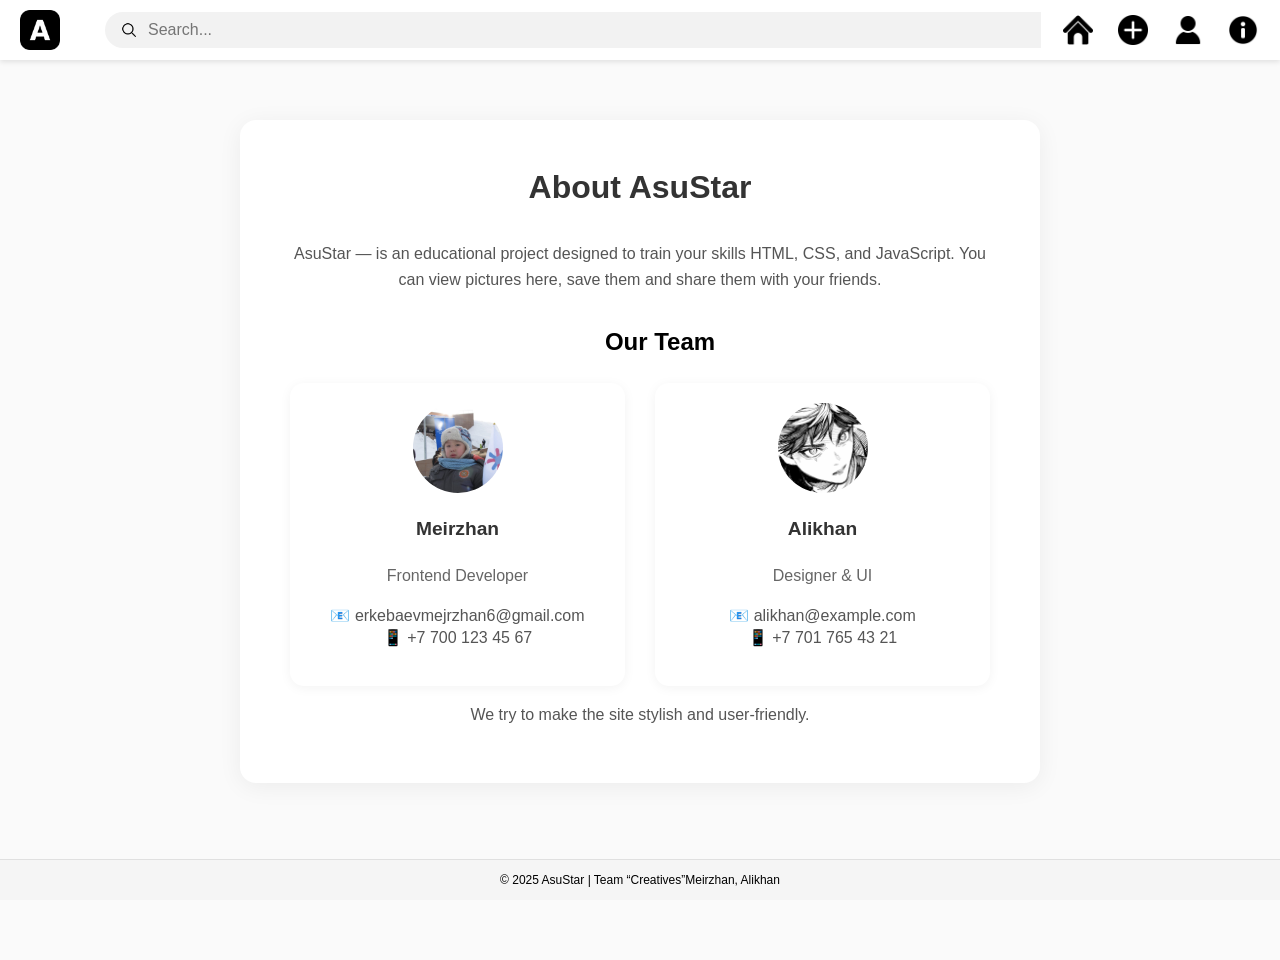
<file: about.html>
<!DOCTYPE html>
<html lang="en">
<head>
  <meta charset="UTF-8">
  <title>About – AsuStar</title>
  <link rel="stylesheet" href="style.css">
</head>
<body>

  <header>
    <div class="logo">
    <img src = "Logo.png" class = "logo" alt="logotype">
  </div>

  
  <div class="search-box">
    <img src="images/search.png" class="search-icon" alt="Search">
    <input type="" class="search-bar" placeholder="Search...">
  </header>


  
  <section class="about">
  <div class="about-card">
    <h1>About AsuStar</h1>
    <p class="about-text">
      AsuStar — is an educational project designed to train your skills
        HTML, CSS, and JavaScript. You can view pictures here, save them and share them with your friends. 
    </p>

    <h2>Our Team</h2>

    <div class="team">

      <div class="member">
        <img src="images/photo_5332569006474920951_y.jpg" alt="Meirzhan" class="member-photo">
        <h3>Meirzhan</h3>
        <p class="role">Frontend Developer</p>
        <p class="contact">📧 erkebaevmejrzhan6@gmail.com<br>📱 +7 700 123 45 67</p>
      </div>

      <div class="member">
        <img src="images/rugd.jpg" alt="Alikhan" class="member-photo">
        <h3>Alikhan</h3>
        <p class="role">Designer & UI</p>
        <p class="contact">📧 alikhan@example.com<br>📱 +7 701 765 43 21</p>
      </div>
    </div>

    <p class="about-text">
      We try to make the site stylish and user-friendly.
    </p>
  </div>
</section>

  <nav class="bottom-nav">
    <a href="index.html" class="nav-btn">
        <img src="images/Recommendation.png" class="nav-icon" alt="Home">
        <span class="tooltip">Recommendation</span>
    </a>
    <a href="upload.html" class="nav-btn">
        <img src="images/Add.png" class="nav-icon" alt="Add Photo">
        <span class="tooltip">Add photo</span>
    </a>
    <a href="profile.html" class="nav-btn">
        <img src="images/Profile.png" class="nav-icon" alt="Profile">
        <span class="tooltip">Profile</span>
    </a>
    <a href="about.html" class="nav-btn">
        <img src="images/Info.png" class="nav-icon" alt="About">
        <span class="tooltip">About</span>
    </a>
  </nav>

  
  <footer>
    <p>© 2025 AsuStar | Team “Creatives”</p>
    <p>Meirzhan, Alikhan</p>
  </footer>
</body>
</html>
</file>
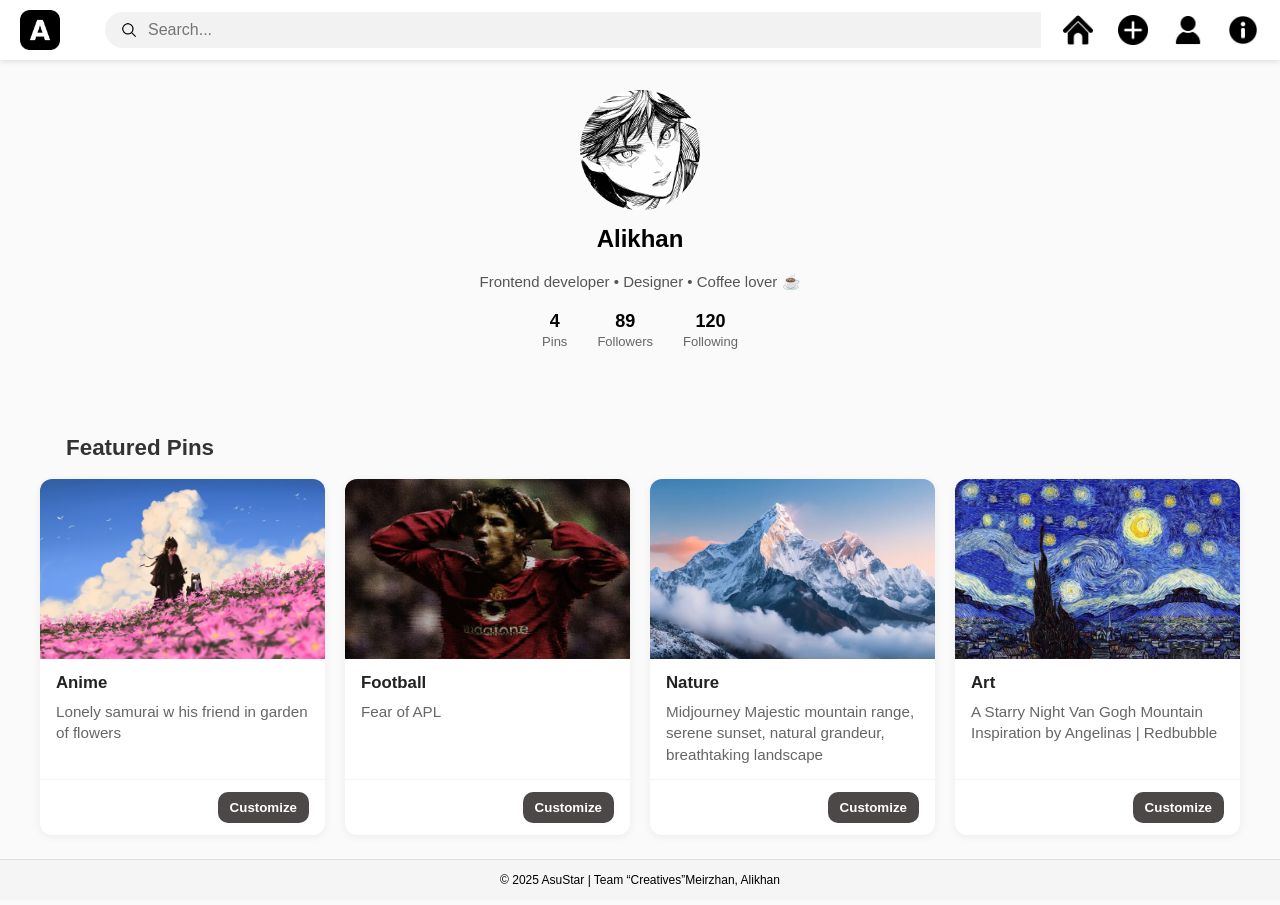
<file: profile.html>
<!DOCTYPE html>
<html lang="en">
<head>
  <meta charset="UTF-8">
  <title>Profile – AsuStar</title>
  <link rel="stylesheet" href="style.css">
</head>
<body>

  <header>
    <div class="logo">
    <img src = "Logo.png" class = "logo" alt="logotype">
  </div>

  
  <div class="search-box">
    <img src="images/search.png" class="search-icon" alt="Search">
    <input type="" class="search-bar" placeholder="Search...">
  </header>

  

  <section class="profile">
    <div class="profile-header">
      <img src="images/rugd.jpg" alt="User avatar" class="profile-avatar">
      <h1 class="profile-name">Alikhan</h1>
      <p class="profile-bio">Frontend developer • Designer • Coffee lover ☕</p>

      <div class="profile-stats">
        <div><strong>4</strong><span>Pins</span></div>
        <div><strong>89</strong><span>Followers</span></div>
        <div><strong>120</strong><span>Following</span></div>
      </div>
    </div>
  </section>



<section class="cards-section">
  <h2>Featured Pins</h2>
  <div class="cards-row">
    <article class="flex-card">
      <img class="flex-card__img" src="images/Anime.jpg" alt="Image 1">
      <div class="flex-card__body">
        <h3 class="flex-card__title">Anime</h3>
        <p class="flex-card__text">Lonely samurai w his friend in garden of flowers</p>
      </div>
      <div class="flex-card__footer">
        <button class="btn-primary">Customize</button>
      </div>
    </article>

    <article class="flex-card">
      <img class="flex-card__img" src="images/Ronaldo 2008🚀🐐.jpg" alt="Image 2">
      <div class="flex-card__body">
        <h3 class="flex-card__title">Football</h3>
        <p class="flex-card__text">Fear of APL</p>
      </div>
      <div class="flex-card__footer">
        <button class="btn-primary">Customize</button>
      </div>
    </article>

    <article class="flex-card">
      <img class="flex-card__img" src="images/Nature.jpg" alt="Image 3">
      <div class="flex-card__body">
        <h3 class="flex-card__title">Nature</h3>
        <p class="flex-card__text">Midjourney  Majestic mountain range, serene sunset, natural grandeur, breathtaking landscape</p>
      </div>
      <div class="flex-card__footer">
        <button class="btn-primary">Customize</button>
      </div>
    </article>
    <article class="flex-card">
      <img class="flex-card__img" src="images/ARt.jpg" alt="Image 1">
      <div class="flex-card__body">
        <h3 class="flex-card__title">Art</h3>
        <p class="flex-card__text">A Starry Night Van Gogh Mountain Inspiration by Angelinas | Redbubble</p>
      </div>
      <div class="flex-card__footer">
        <button class="btn-primary">Customize</button>
      </div>
    </article>
  </div>
  </section>
  
</div>

<div class="gallery" id="gallery"></div>
  
  <nav class="bottom-nav">
    <a href="index.html" class="nav-btn">
        <img src="images/Recommendation.png" class="nav-icon" alt="Home">
        <span class="tooltip">Recommendation</span>
    </a>
    <a href="upload.html" class="nav-btn">
        <img src="images/Add.png" class="nav-icon" alt="Add Photo">
        <span class="tooltip">Add photo</span>
    </a>
    <a href="profile.html" class="nav-btn">
        <img src="images/Profile.png" class="nav-icon" alt="Profile">
        <span class="tooltip">Profile</span>
    </a>
    <a href="about.html" class="nav-btn">
        <img src="images/Info.png" class="nav-icon" alt="About">
        <span class="tooltip">About</span>
    </a>
  </nav>

  <script src="script.js"></script>
   <footer>
  <p>© 2025 AsuStar | Team “Creatives”</p>
  <p>Meirzhan, Alikhan </p>
</footer>

</body>

</html>
</file>
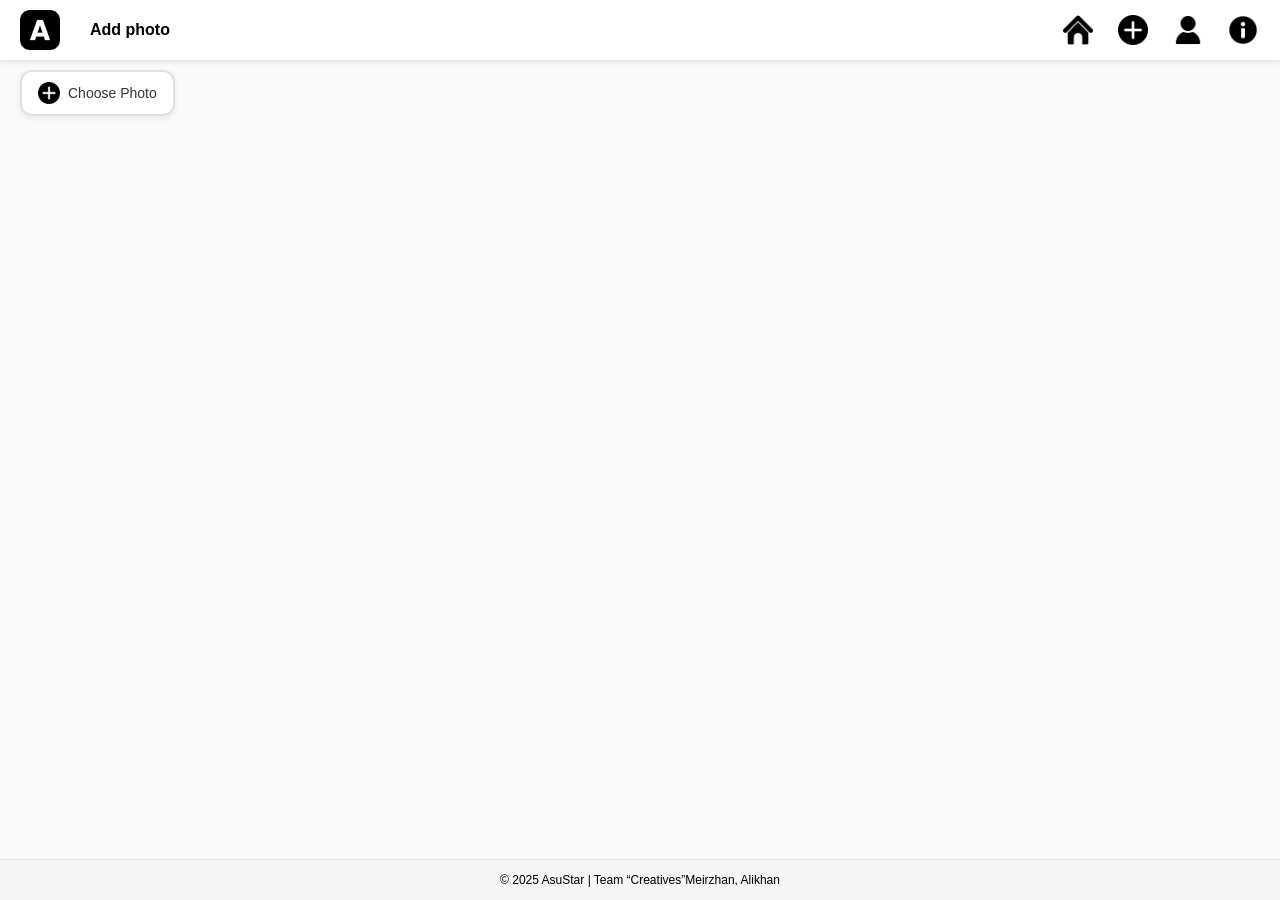
<file: upload.html>
<!DOCTYPE html>
<html lang="en">
<head>
  <meta charset="UTF-8">
  <title>Upload Photo – AsuStar</title>
  <link rel="stylesheet" href="style.css">
</head>
<body>

<header>
  <div class="logo">
    <img src="Logo.png" alt="logotype">
  </div>
  <div class="addphoto">
    <h3>Add photo</h3>
  </div>
</header>


  <main class="upload-container">
    <label for="file-upload" class="upload-btn">
      <img src="images/Add.png" alt="Add Photo Icon">
      <span>Choose Photo</span>
    </label>
    <input id="file-upload" type="file" accept="image/*" style="display: none;">

    <div id="preview"></div>
  </main>

  <nav class="bottom-nav">
    <a href="index.html" class="nav-btn">
        <img src="images/Recommendation.png" class="nav-icon" alt="Home">
        <span class="tooltip">Recommendation</span>
    </a>
    <a href="upload.html" class="nav-btn">
        <img src="images/Add.png" class="nav-icon" alt="Add Photo">
        <span class="tooltip">Add photo</span>
    </a>
    <a href="profile.html" class="nav-btn">
        <img src="images/Profile.png" class="nav-icon" alt="Profile">
        <span class="tooltip">Profile</span>
    </a>
    <a href="about.html" class="nav-btn">
        <img src="images/Info.png" class="nav-icon" alt="About">
        <span class="tooltip">About</span>
    </a>
  </nav>

  <footer>
    <p>© 2025 AsuStar | Team “Creatives”</p>
    <p>Meirzhan, Alikhan</p>
  </footer>

  <script>
    const fileInput = document.getElementById("file-upload");
    const preview = document.getElementById("preview");

    fileInput.addEventListener("change", () => {
      preview.innerHTML = ""; 
      const file = fileInput.files[0];
      if (file) {
        const img = document.createElement("img");
        img.src = URL.createObjectURL(file);
        img.style.maxWidth = "300px";
        img.style.borderRadius = "10px";
        img.style.marginTop = "15px";
        preview.appendChild(img);
      }
    });
  </script>

</body>
</html>
</file>
<file: style.css>
.sidebar {
  position: fixed;
  top: 0;
  left: -150px;
  width: 150px;
  height: 100%;
  background: #f0f0f0;
  padding: 20px;
  padding-top: 80px;
  border-right: 1px solid #ddd;
  transition: left 0.3s ease;
  z-index: 1000;
  display: flex;
  flex-direction: column;
  justify-content: flex-start;
}

.sidebar ul {
  list-style: none;
  padding: 0;
  margin: 0;
}

.sidebar li {
  margin: 15px 0;
  margin-bottom: 10px;
}

.sidebar a {
  display: flex;
  align-items: center;
  gap: 10px;
  text-decoration: none;
  color: #333;
  font-weight: 500;
  transition: color 0.2s ease;
}

.sidebar a:hover {
  color: #781ac0;
}

.toggle-btn {
  position: fixed;
  top: 50%;
  left: 0;
  transform: translateY(-50%);
  background: #575555;
  border-radius: 0 50% 50% 0;
  width: 30px;
  height: 30px;
  color: white;
  font-size: 18px;
  display: flex;
  align-items: center;
  justify-content: center;
  cursor: pointer;
  z-index: 1001;
  transition: left 0.3s ease;
}

.toggle-btn::after {
  content: "❯";
  font-size: 18px;
}

#sidebar-toggle:checked + .sidebar {
  left: 0;
}

#sidebar-toggle:checked ~ .toggle-btn::after {
  content: "❮";
}

.main {
  transition: margin-left 0.3s ease;
  margin-left: -100px;
  grid-area: main;
  padding: 20px;
  background: #fff;
}

#sidebar-toggle:checked ~ .main {
  margin-left: 50px;
}

body {
  margin: 0;
  font-family: "Inter", "Helvetica Neue", Arial, sans-serif;
  background: #fafafa;
}

.bottom-nav {
  position: fixed;
  top: 0;
  right: 0;
  height: 60px;
  width: auto;
  display: flex;
  flex-direction: row;
  align-items: center;
  gap: 15px;
  padding: 0 17px;
  background: white;
  z-index: 1018888;
}

.bottom-nav a.nav-btn {
  position: relative;
  display: flex;
  align-items: center;
  justify-content: center;
  width: 40px;
  height: 40px;
  text-decoration: none;
  border-radius: 12px;
  transition: 0.3s;
  z-index: 18888;
}

.tooltip {
  position: absolute;
  bottom: -40px;
  left: 50%;
  transform: translateX(-50%);
  background: black;
  color: white;
  font-size: 12px;
  padding: 4px 8px;
  border-radius: 5px;
  white-space: nowrap;
  opacity: 0;
  pointer-events: none;
  transition: opacity 0.2s ease-in-out;
}

.nav-btn:hover .tooltip {
  opacity: 1;
}

.grid-layout {
  display: grid;
  grid-template-areas:
    "header header"
    "sidebar main"
    "footer footer";
  grid-template-columns: 150px 1fr;
  grid-template-rows: auto 1fr auto;
  min-height: 100vh;
}

.bottom-nav a.nav-btn:hover {
  background: rgba(0, 0, 0, 0.1);
}

.sidebar .icon {
  width: 30px;
  height: 30px;
  object-fit: contain;
}

.nav-icon {
  width: 30px;
  height: 30px;
  object-fit: contain;
}

header {
  position: sticky;
  top: 0;
  background: white;
  padding: 10px 20px;
  box-shadow: 0 2px 5px rgba(0, 0, 0, 0.1);
  grid-area: header;
  display: flex;
  align-items: center;
  justify-content: flex-start;
  gap: 15px;
  z-index: 14444;
}

.logo {
  width: 40px;
  height: 40px;
  margin-right: 15px;
}

.logo img {
  width: 100%;
  height: 100%;
  object-fit: contain;
}

.addphoto h3 {
  margin: 0;
  font-size: 16px;
  font-weight: 600;
}

.search-box {
  flex: 1;
  max-width: 1100px;
  margin-left: 15px;
  margin-right: 25px;
  display: flex;
  align-items: center;
  background: #f2f2f2;
  border-radius: 25px;
  padding: 8px 15px;
}

.search-icon {
  width: 18px;
  height: 18px;
  margin-right: 8px;
  object-fit: contain;
}

.search-bar {
  width: 100%;
  border: none;
  background: transparent;
  font-size: 16px;
  outline: none;
  font-family: "Inter", "Helvetica Neue", Arial, sans-serif;
}

.profile {
  padding: 30px 15px;
  text-align: center;
}

.profile-header {
  display: flex;
  flex-direction: column;
  align-items: center;
}

.profile-avatar {
  width: 120px;
  height: 120px;
  border-radius: 50%;
  object-fit: cover;
  margin-bottom: 10px;
}

.profile-name {
  margin: 5px 0;
  font-size: 24px;
  font-weight: 600;
}

.profile-bio {
  font-size: 15px;
  color: #555;
  margin-bottom: 20px;
}

.profile-stats {
  display: flex;
  gap: 30px;
  margin-bottom: 25px;
}

.profile-stats div {
  text-align: center;
}

.profile-stats strong {
  font-size: 18px;
  display: block;
}

.profile-stats span {
  font-size: 13px;
  color: #666;
}

.gallery {
  display: grid; 
  grid-template-columns: repeat(auto-fit, minmax(200px, 1fr));
  grid-gap: 15px; 
  padding: 20px;
  grid-auto-rows: 1px;
  grid-auto-flow: row dense;
}

.cards-section {
  padding: 30px 20px;
  max-width: 1200px;
  margin: 0 auto;
}

.cards-section h2 {
  margin: 0 0 18px 6px;
  font-size: 1.4rem;
  color: #333;
}

.cards-row {
  display: flex;
  gap: 20px;
  align-items: stretch;
  flex-wrap: wrap;
}

.flex-card {
  display: flex;
  flex-direction: column;
  background: #fff;
  border-radius: 12px;
  overflow: hidden;
  box-shadow: 0 2px 8px rgba(0, 0, 0, 0.06);
  transition: transform 0.25s ease, box-shadow 0.25s ease;
  flex: 1 1 calc(25% - 20px);
  min-width: 240px;
}

.flex-card__img {
  width: 100%;
  height: 180px;
  object-fit: cover;
  display: block;
}

.flex-card__body {
  padding: 14px 16px;
  display: flex;
  flex-direction: column;
  gap: 8px;
  flex: 1 1 auto;
}

.flex-card__title {
  margin: 0;
  font-size: 1.05rem;
  color: #222;
}

.flex-card__text {
  margin: 0;
  color: #666;
  font-size: 0.95rem;
  line-height: 1.4;
}

.flex-card__footer {
  padding: 12px 16px;
  border-top: 1px solid rgba(0, 0, 0, 0.04);
  display: flex;
  justify-content: flex-end;
}

.btn-primary {
  background: #4c4848;
  color: #fff;
  border: none;
  padding: 8px 12px;
  border-radius: 10px;
  cursor: pointer;
  font-weight: 600;
  transition: transform 0.18s ease, box-shadow 0.18s;
}

.btn-primary:active {
  transform: scale(0.98);
}

.flex-card:hover {
  transform: translateY(-8px);
  box-shadow: 0 18px 30px rgba(0, 0, 0, 0.1);
}

.flex-card:focus-within {
  box-shadow: 0 8px 20px rgba(0, 0, 0, 0.08);
}

@media (max-width: 900px) {
  .cards-row {
    gap: 16px;
  }
  .flex-card {
    flex: 1 1 100%;
    min-width: 0;
  }
  .flex-card__img {
    height: 220px;
  }
}

.card {
  position: relative; 
  background: #fff;
  border-radius: 12px;
  overflow: hidden;
  box-shadow: 0 2px 6px rgba(0, 0, 0, 0.08);
}

.card:hover {
  transform: translateY(-3px);
}

.card img {
  width: 100%;
  height: auto; 
  display: block;
}

.overlay {
  position: absolute;
  top: 10px;
  right: 10px;
  display: flex;
  gap: 6px;
  opacity: 0;
  transition: opacity 0.4s;
}

.card:hover .overlay {
  opacity: 1;
}

.overlay button {
  border: none;
  padding: 6px;
  border-radius: 12px;
  cursor: pointer;
  font-size: 14px;
  background: rgba(255, 255, 255, 0.25);
  backdrop-filter: blur(6px);
  -webkit-backdrop-filter: blur(6px);
  border: 1px solid rgba(0, 0, 0, 0.2);
  transition: all 0.5s ease;
}

.overlay button:hover {
  background: rgba(255, 255, 255, 0.4);
  transform: scale(1.05);
}

.overlay button img {
  width: 20px;
  height: 20px;
  object-fit: contain;
  opacity: 0.9;
}

.about-page {
  max-width: 800px;
  margin: 100px auto 40px auto;
  padding: 0 20px;
}

.about-card h1 {
  margin-top: 0;
  font-size: 28px;
  text-align: center;
}

.about-card p {
  font-size: 16px;
  margin-bottom: 16px;
}

h2 {
  margin-left: 70px;
  padding-left: 20px;
}

.about {
  display: flex;
  justify-content: center;
  align-items: flex-start;
  padding: 60px 20px;
  min-height: calc(100vh - 120px);
  background: #fafafa;
}

.about-card {
  background: white;
  max-width: 700px;
  width: 100%;
  padding: 40px 50px;
  border-radius: 16px;
  box-shadow: 0 4px 25px rgba(0, 0, 0, 0.06);
  line-height: 1.7;
}

.about-card h1 {
  margin-top: 0;
  font-size: 2rem;
  color: #333;
}

.about-card h2 {
  display: block;
  width: 100%;
  text-align: center;
  margin: 30px 0 20px;
}

.about-text {
  text-align: center;
  font-size: 1rem;
  line-height: 1.6;
  color: #555;
  margin-bottom: 15px;
}

.team-list {
  list-style: none;
  padding: 0;
  margin: 10px 0 20px;
}

.team-list li {
  padding-left: 28px;
  position: relative;
  margin-bottom: 8px;
}

.team-list li::before {
  content: "•";
  position: absolute;
  left: 8px;
  color: #ff4d67;
  font-size: 1.3rem;
}

.team {
  display: flex;
  flex-wrap: wrap;
  gap: 30px;
  margin-top: 20px;
}

.member {
  flex: 1 1 200px;
  background: #fff;
  padding: 20px;
  border-radius: 14px;
  box-shadow: 0 2px 12px rgba(0, 0, 0, 0.05);
  text-align: center;
  transition: transform 0.3s ease;
}

.member:hover {
  transform: translateY(-4px);
}

.member-photo {
  width: 90px;
  height: 90px;
  object-fit: cover;
  border-radius: 50%;
  margin-bottom: 12px;
}

.member h3 {
  margin: 0 0 5px;
  font-size: 1.2rem;
  color: #333;
}

.role {
  font-size: 0.95rem;
  color: #666;
  margin-bottom: 8px;
}

.contact {
  font-size: 0.85rem;
  color: #555;
  line-height: 1.4;
}

footer {
  position: fixed;
  bottom: 0;
  left: 0;
  right: 0;
  height: 20px;
  background: #f5f5f5;
  border-top: 1px solid #e0e0e0;
  display: flex;
  justify-content: center;
  align-items: center;
  grid-area: footer;
  text-align: center;
  padding: 10px;
  font-size: 12px;
  line-height: 1.2;
  z-index: 999;
}

.upload-container {
  display: flex;
  flex-direction: column;
  align-items: flex-start;
  padding: 10px 20px;
}

.upload-btn {
  display: flex;
  align-items: center;
  gap: 8px;
  background: #ffffff;
  border: 2px solid #e0e0e0;
  border-radius: 12px;
  padding: 10px 16px;
  cursor: pointer;
  transition: all 0.3s ease;
  box-shadow: 0 2px 6px rgba(0, 0, 0, 0.08);
  font-family: "Inter", "Helvetica Neue", Arial, sans-serif;
  font-size: 14px;
  font-weight: 500;
  color: #333;
}

.upload-btn img {
  width: 22px;
  height: 22px;
  object-fit: contain;
}

.upload-btn:hover {
  background: #f8f8f8;
  border-color: #bbb;
  transform: translateY(-2px);
  box-shadow: 0 4px 10px rgba(0, 0, 0, 0.12);
}

#preview {
  margin-top: 15px;
  display: flex;
  gap: 10px;
  flex-wrap: wrap;
}

#preview img {
  max-width: 120px;
  max-height: 120px;
  width: auto;
  height: auto;
  border-radius: 10px;
  border: 2px solid #ddd;
  background: #fff;
  object-fit: contain;
}
</file>
